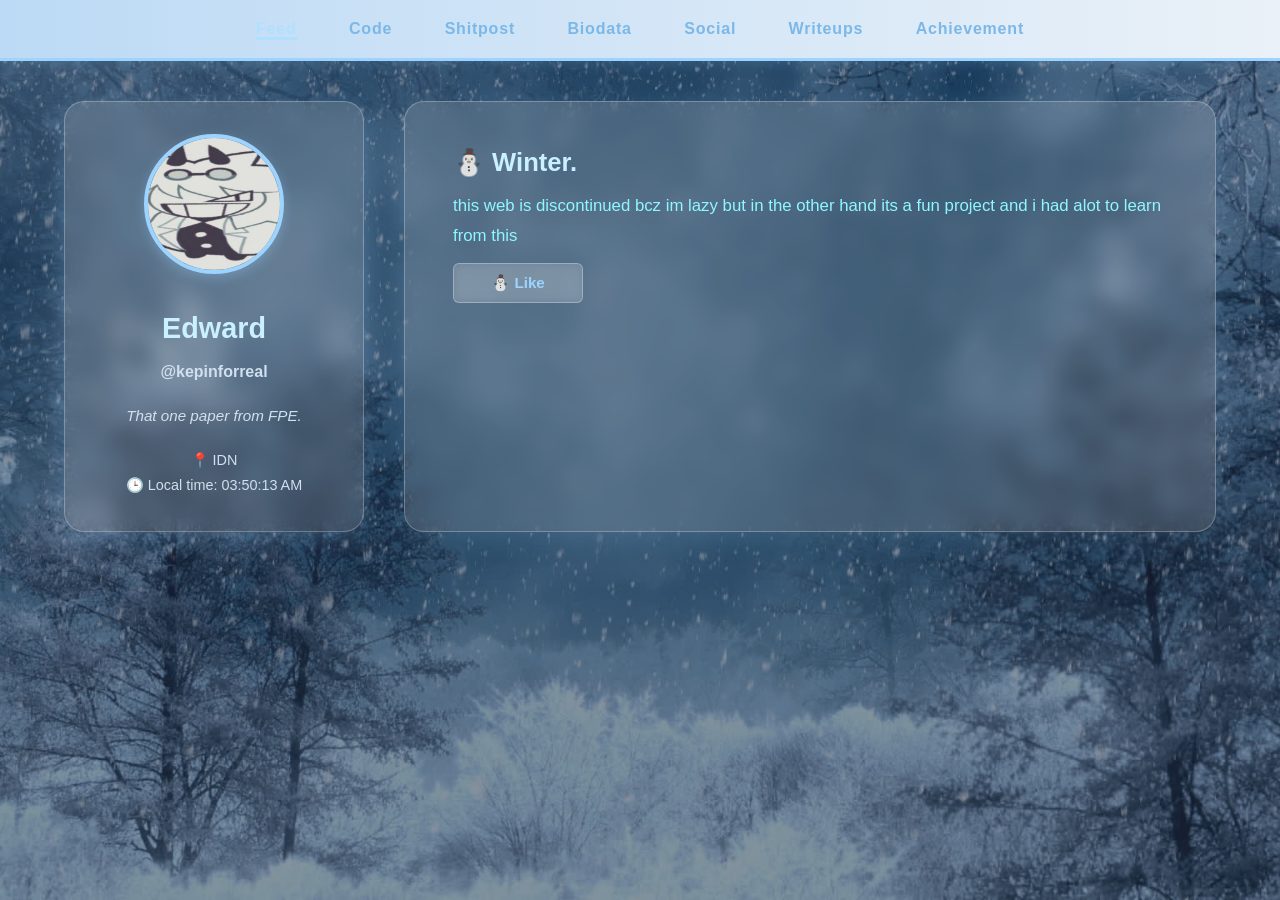
<file: index.html>
<!doctype html>
<html lang="en">
<head>
  <meta charset="utf-8">
  <meta name="viewport" content="width=device-width, initial-scale=1">
  <title>Edward | Persona</title>
  <meta name="description" content="Edward's website or yes">
  <link rel="stylesheet" href="style.css">
  <link rel="icon" type="image/png" href="edward.png">
  <style>
    .modal {
      display: none;
      position: fixed;
      z-index: 1000;
      left: 0;
      top: 0;
      width: 100%;
      height: 100%;
      background-color: rgba(0,0,0,0.8);
      justify-content: center;
      align-items: center;
    }

    .modal-content {
      max-width: 85%;
      max-height: 85%;
      border-radius: 12px;
      box-shadow: 0 0 25px rgba(255, 255, 255, 0.2);
      animation: zoomIn 0.3s ease;
    }

    @keyframes zoomIn {
      from { transform: scale(0.8); opacity: 0; }
      to { transform: scale(1); opacity: 1; }
    }

    .close {
      position: absolute;
      top: 20px;
      right: 40px;
      color: white;
      font-size: 36px;
      font-weight: bold;
      cursor: pointer;
    }

    .achievement-gallery img {
      cursor: pointer;
      transition: transform 0.3s ease;
    }

    .achievement-gallery img:hover {
      transform: scale(1.05);
    }
  </style>
</head>
<body>
  <header class="top-nav">
    <nav>
      <a href="?tab=feed" class="nav-item" data-tab="feed">Feed</a>
      <a href="?tab=code" class="nav-item" data-tab="code">Code</a>
      <a href="?tab=shitpost" class="nav-item" data-tab="shitpost">Shitpost</a>
      <a href="?tab=biodata" class="nav-item" data-tab="biodata">Biodata</a>
      <a href="?tab=social" class="nav-item" data-tab="social">Social</a>
      <a href="?tab=writeups" class="nav-item" data-tab="writeups">Writeups</a>
      <a href="?tab=achievement" class="nav-item" data-tab="achievement">Achievement</a>
    </nav>
  </header>

  <main class="layout">
    <aside class="sidebar">
      <img src="edward.png" alt="Edward avatar" class="avatar">
      <h1>Edward</h1>
      <p class="handle">@kepinforreal</p>
      <p class="bio">That one paper from FPE.</p>
      <p class="info">📍 IDN<br>🕒 Local time: <span id="local-time"></span></p>
    </aside>

    <section class="content">

      <!-- FEED -->
      <div id="feed" class="tab">
        <article class="post">
          <h2>⛄ Winter.</h2>
          <p>this web is discontinued bcz im lazy but in the other hand its a fun project and i had alot to learn from this</p>
        </article>
      </div>

      <!-- CODE -->
      <div id="code" class="tab hidden">
        <h2>Projects</h2>
        <ul>
          <li><a href="https://edwardlmfao.github.io">Github.io</a> - This website literally.</li>
        </ul>
      </div>

      <!-- SHITPOST -->
      <div id="shitpost" class="tab hidden">
        <h2>Shitposts</h2>
        <p>AAAAAAAAAALOT OF EDWARRRRRRRRRRRRRRRRRRRRRRDSSSSSSSSSSSSSSSSSSSSSSSSSSSS</p>
        <div class="shitpost">
          <img src="edward.png" alt="">
          <img src="edward.png" alt="">
          <img src="edward.png" alt="">
        </div>
      </div>

      <!-- BIODATA -->
      <div id="biodata" class="tab hidden">
        <h2>Biodata</h2>
        <p>...</p>
      </div>

      <!-- SOCIAL -->
      <div id="social" class="tab hidden">
        <h2>"this gotta be a joke bro wdym i found your github account from your discord bruh"</h2>
        <i>yeah im too lazy to add the others maybe next time twin :wilted_flower: (or smth idk too lazy to copy and paste the emoji :sob:</i>
        <i>oh yea i added it on whatsapp too!</i>
        <ul>
          <li><a href="https://github.com/edwardlmfao">GitHub</a></li>
          <li>Discord: kepinnotreal</li>
        </ul>
      </div>

      <!-- WRITEUPS -->
      <div id="writeups" class="tab hidden">
        <header style="display:flex;gap:8px;align-items:center;justify-content:space-between;margin-bottom:12px;">
          <div style="min-width:0;">
            <h2 style="margin:0 0 4px 0;font-size:1.05rem;">CTF Writeups</h2>
            <small style="color:var(--text-soft);font-size:0.85rem;">edward's list of writeups</small>
          </div>
          <div style="display:flex;gap:8px;align-items:center;">
            <input id="search-w" type="search" placeholder="Search writeups" style="padding:8px;border-radius:8px;border:1px solid var(--border)">
            <select id="filterTag-w" style="padding:8px;border-radius:8px;border:1px solid var(--border)">
              <option value="">All tags</option>
            </select>
            <select id="sortBy-w" style="padding:8px;border-radius:8px;border:1px solid var(--border)">
              <option value="date">Newest</option>
              <option value="difficulty">Difficulty</option>
            </select>
          </div>
        </header>
        <div id="writeups-list" style="display:block"></div>
        <div style="margin-top:12px;color:var(--text-soft);font-size:0.9rem;">· writeups because yes</div>
      </div>

      <!-- ACHIEVEMENT -->
      <div id="achievement" class="tab hidden">
        <h2>Achievements</h2>
        <p class="achievement-desc"><i>Mostly certificates and CTF awards.</i></p>

        <div class="achievement-gallery">
          <img src="achievements/jcc.png" alt="JCC Certificate">
          <img src="achievements/cyberstrike.png" alt="Cyberstrike Certificate">
          <img src="achievements/aractf.png" alt="AraCTF Certificate">
          <img src="achievements/net.jpg" alt="">
        </div>
      </div>

    </section>
  </main>

  <div id="imageModal" class="modal">
    <span class="close">&times;</span>
    <img class="modal-content" id="modalImg">
  </div>

  <script src="script.js"></script>
  <script>
    const modal = document.getElementById("imageModal");
    const modalImg = document.getElementById("modalImg");
    const closeBtn = document.querySelector(".close");
    const images = document.querySelectorAll(".achievement-gallery img, .shitpost img, .avatar");

    images.forEach(img => {
      img.addEventListener("click", () => {
        modal.style.display = "flex";
        modalImg.src = img.src;
      });
    });

    closeBtn.onclick = () => (modal.style.display = "none");
    window.onclick = e => { if (e.target === modal) modal.style.display = "none"; };
  </script>
</body>
</html>
</file>
<file: style.css>
/* -----------------------------------------------------------
   Edward's gooning corner - style.css
------------------------------------------------------------ */

/* === GLOBAL VARIABLES === */
:root {
  --bg: #dfe9f3;
  --surface: #eaf1f8;
  --sidebar-bg: #d0e2f0;
  --text: #8ff7ff;
  --text-soft: #d1e0ee;
  --accent: #9cd4ff;
  --border: #bcdaf5;
  --link: #b0e0ff;
  --highlight: #c9f1ff;
  --accent-dark: #7bb8e8;
  --font: "Inter", "Segoe UI", sans-serif;
}

/* === RESET === */
* {
  box-sizing: border-box;
  margin: 0;
  padding: 0;
}

html, body {
  height: 100%;
  font-family: var(--font);
  background: linear-gradient(135deg, #dfe9f3 0%, #8ff7ff 100%);
  color: var(--text);
  line-height: 1.6;
  scroll-behavior: smooth;
}

/* === HEADER NAV === */
.top-nav {
  background: linear-gradient(to right, #bcdaf5, #eaf1f8);
  border-bottom: 3px solid var(--accent);
  display: flex;
  justify-content: center;
  padding: 1rem 0;
  box-shadow: 0 4px 12px rgba(156, 212, 255, 0.15);
  position: sticky;
  top: 0;
  z-index: 50;
}

.top-nav .nav-item {
  color: var(--accent-dark);
  text-decoration: none;
  margin: 0 1.5rem;
  font-weight: 700;
  letter-spacing: 0.8px;
  transition: color 0.3s ease, transform 0.3s ease, text-shadow 0.3s ease;
  font-size: 1rem;
}

.top-nav .nav-item:hover {
  color: var(--highlight);
  transform: translateY(-2px);
  text-shadow: 0 2px 8px rgba(185, 235, 255, 0.5);
}

.top-nav .nav-item.active {
  border-bottom: 3px solid var(--link);
  color: var(--link);
}

.like-btn {
  padding: 10px 18px;
  background: rgba(255, 255, 255, 0.12);
  border: 1px solid rgba(255, 255, 255, 0.3);
  backdrop-filter: blur(6px);
  -webkit-backdrop-filter: blur(6px);
  border-radius: 6px;      
  color: var(--accent);
  cursor: pointer;
  font-size: 0.95rem;
  font-weight: 600;
  width: 130px;             
  text-align: center;
  display: inline-block;
  transition: all 0.25s ease;
}

.like-btn:hover {
  background: rgba(255, 255, 255, 0.18);
  transform: translateY(-2px);
  box-shadow: 0 4px 12px rgba(160, 210, 255, 0.35);
}

.like-btn[aria-pressed="true"] {
  border-color: var(--link);
  color: var(--link);
  font-weight: 700;
}

/* === MAIN LAYOUT === */
.layout {
  display: grid;
  grid-template-columns: 300px 1fr;
  gap: 2.5rem;
  max-width: 1200px;
  margin: 2.5rem auto;
  padding: 0 1.5rem;
}

/* === SIDEBAR === */
.sidebar {
  background: linear-gradient(135deg, rgba(255,255,255,0.25) 0%, rgba(210,230,255,0.15) 100%);
  border: 2px solid var(--accent);
  border-radius: 20px;
  padding: 2rem 1.5rem;
  text-align: center;
  box-shadow: 0 8px 24px rgba(156, 212, 255, 0.25);
  position: sticky;
  top: 6rem;
  height: fit-content;
  overflow: hidden;
  color: var(--text);
}

.sidebar .avatar {
  width: 140px;
  height: 140px;
  object-fit: cover;
  border-radius: 50%;
  border: 4px solid var(--accent);
  margin-bottom: 1.5rem;
  box-shadow: 0 4px 12px rgba(156, 212, 255, 0.3);
  transition: transform 0.3s ease;
}

.sidebar .avatar:hover {
  transform: scale(1.05) rotate(2deg);
}

.sidebar h1 {
  font-size: 1.8rem;
  font-weight: 800;
  color: var(--highlight);
}

.sidebar .handle {
  color: var(--text-soft);
  font-size: 1rem;
  margin-top: 0.5rem;
  font-weight: 600;
}

.sidebar .bio {
  margin: 1.2rem 0;
  font-style: italic;
  color: var(--text-soft);
  font-size: 0.95rem;
}

.sidebar .info {
  font-size: 0.9rem;
  color: var(--text-soft);
  line-height: 1.8;
}

/* === MAIN CONTENT === */
.content {
  background: linear-gradient(135deg, rgba(240,250,255,0.25) 0%, rgba(200,225,250,0.15) 100%);
  border: 2px solid var(--accent);
  border-radius: 20px;
  padding: 2.5rem 3rem;
  box-shadow: 0 8px 24px rgba(156, 212, 255, 0.15);
  overflow: hidden;
  color: var(--text);
}

/* === POSTS === */
.post {
  margin-bottom: 3rem;
  border-bottom: 2px dashed var(--highlight);
  padding-bottom: 2rem;
}

.post:last-child {
  border-bottom: none;
}

.post h2 {
  font-size: 1.6rem;
  color: var(--highlight);
  margin-bottom: 0.5rem;
  font-weight: 800;
}

.post .date {
  font-size: 0.85rem;
  color: var(--text-soft);
  margin-bottom: 1.2rem;
  font-weight: 600;
}

.post-img {
  width: 100%;
  border-radius: 14px;
  margin: 1.2rem 0;
  border: 2px solid var(--border);
  filter: brightness(1.05) contrast(1.05);
  transition: transform 0.4s ease, filter 0.4s ease, box-shadow 0.4s ease;
}

.post-img:hover {
  transform: scale(1.03) rotate(1deg);
  filter: brightness(1.1);
  box-shadow: 0 8px 20px rgba(156, 212, 255, 0.25);
}

.post p {
  font-size: 1.05rem;
  color: var(--text);
  line-height: 1.8;
}

/* === PROJECTS / LISTS === */
h2 {
  color: var(--highlight);
  margin-bottom: 1.5rem;
  font-size: 1.5rem;
  font-weight: 800;
}

ul {
  list-style: none;
  margin-left: 0;
}

li {
  margin-bottom: 1rem;
  padding-left: 1.5rem;
  position: relative;
}

li:before {
  content: "❄️";
  position: absolute;
  left: 0;
}

a {
  color: var(--link);
  text-decoration: none;
  font-weight: 600;
  transition: color 0.3s ease, text-shadow 0.3s ease;
}

a:hover {
  color: var(--highlight);
  text-shadow: 0 2px 6px rgba(200, 240, 255, 0.6);
}

/* === GALLERY === */
.gallery {
  display: flex;
  flex-wrap: wrap;
  gap: 1.5rem;
}

.gallery img {
  width: 220px;
  height: 220px;
  object-fit: cover;
  border-radius: 14px;
  border: 2px solid var(--border);
  filter: brightness(1.05) saturate(1.1);
  transition: transform 0.4s ease, filter 0.4s ease, box-shadow 0.4s ease;
}

.gallery img:hover {
  transform: scale(1.08) rotate(2deg);
  filter: brightness(1.15);
  box-shadow: 0 12px 28px rgba(156, 212, 255, 0.3);
}

/* === FOOTER === */
footer {
  text-align: center;
  padding: 3rem 0 4rem;
  font-size: 0.95rem;
  color: var(--text-soft);
}

/* === TABS === */
.hidden {
  display: none;
}

.tab {
  animation: fadeIn 0.4s ease;
}

@keyframes fadeIn {
  from {
    opacity: 0;
    transform: translateY(10px);
  }
  to {
    opacity: 1;
    transform: translateY(0);
  }
}

/* === RESPONSIVE DESIGN === */
@media (max-width: 900px) {
  .layout {
    grid-template-columns: 1fr;
    gap: 1.5rem;
  }

  .sidebar {
    position: static;
  }
}

@media (max-width: 600px) {
  .top-nav .nav-item {
    margin: 0 0.8rem;
    font-size: 0.85rem;
  }

  .content {
    padding: 1.5rem;
  }

  .gallery img {
    width: 100%;
  }
}

/* === ACHIEVEMENTS SECTION === */
.achievement-desc {
  color: var(--text-soft);
  font-size: 0.95rem;
  margin-bottom: 1.5rem;
}

.achievement-gallery {
  display: flex;
  flex-wrap: wrap;
  gap: 1.2rem;
  justify-content: flex-start;
}

.achievement-gallery img {
  width: 180px;
  height: auto;
  border-radius: 14px;
  border: 2px solid var(--border);
  box-shadow: 0 6px 16px rgba(156, 212, 255, 0.2);
  filter: brightness(1.05);
  transition: transform 0.4s ease, filter 0.4s ease, box-shadow 0.4s ease;
}

.achievement-gallery img:hover {
  transform: scale(1.05) rotate(1deg);
  filter: brightness(1.1);
  box-shadow: 0 10px 20px rgba(156, 212, 255, 0.3);
}

/* === BACKGROUND === */
body {
  background: 
    linear-gradient(rgba(20, 30, 60, 0.5), rgba(30, 40, 60, 0.5)),
    url("background.png") no-repeat center center fixed;
  background-size: cover;
  backdrop-filter: blur(4px);
  -webkit-backdrop-filter: blur(4px);
  color: var(--text);
  font-family: var(--font);
}

.sidebar, .content {
  background: rgba(255, 255, 255, 0.15);
  backdrop-filter: blur(10px);
  -webkit-backdrop-filter: blur(10px);
  border: 1px solid rgba(255, 255, 255, 0.25);
}
</file>
